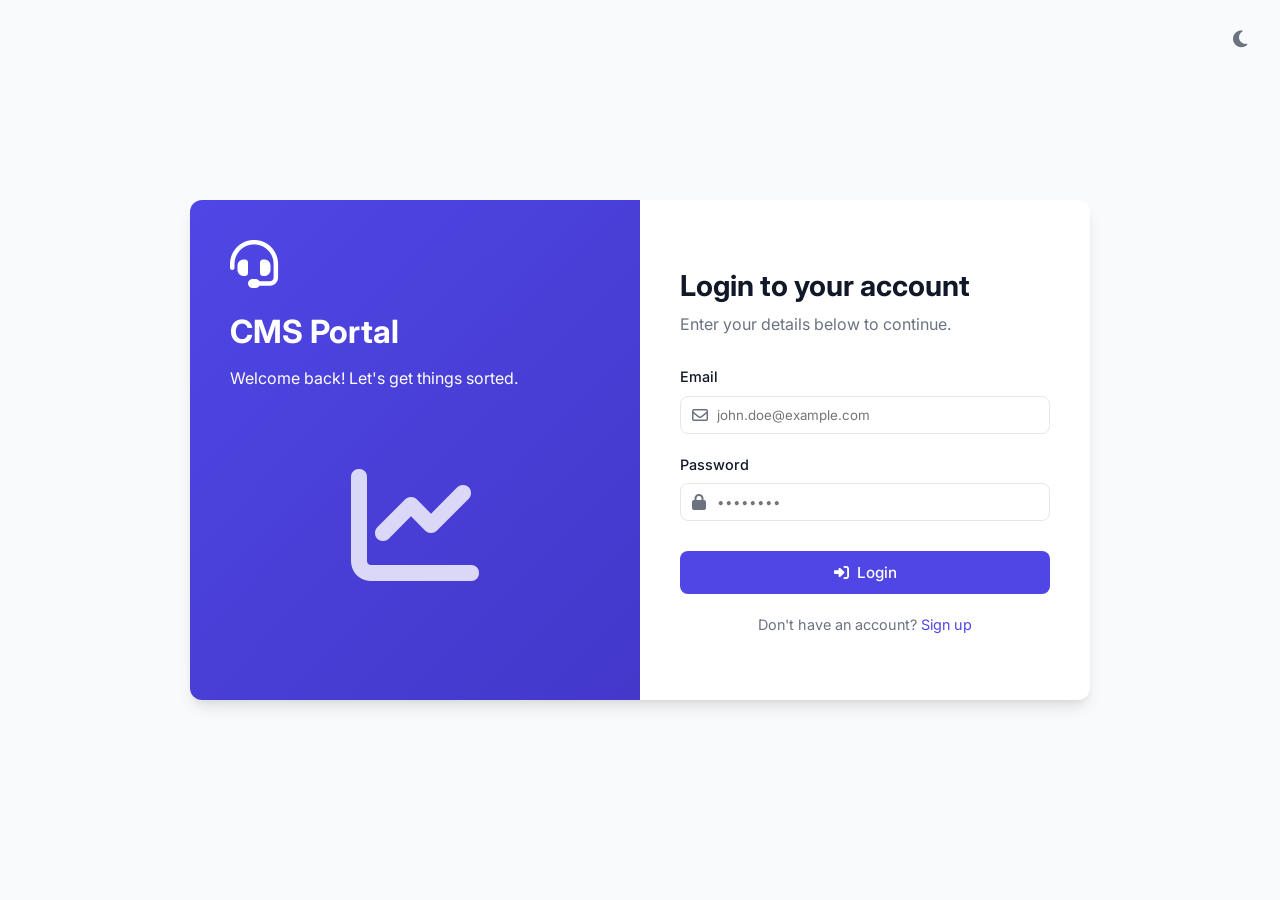
<file: index.html>
<!DOCTYPE html>
<html lang="en">
<head>
    <meta charset="UTF-8">
    <meta name="viewport" content="width=device-width, initial-scale=1.0">
    <title>Login - Complaint Management System</title>
    <link rel="stylesheet" href="css/style.css">
    <!-- Google Fonts: Inter -->
    <link href="https://fonts.googleapis.com/css2?family=Inter:wght@300;400;500;600;700&display=swap" rel="stylesheet">
    <!-- FontAwesome for Icons -->
    <link rel="stylesheet" href="https://cdnjs.cloudflare.com/ajax/libs/font-awesome/6.4.0/css/all.min.css">
</head>
<body class="auth-body">
    <!-- Theme Toggle -->
    <button id="theme-toggle" class="theme-toggle-btn" aria-label="Toggle Dark Mode">
        <i class="fa-solid fa-moon"></i>
    </button>

    <div class="auth-container">
        <div class="auth-left">
            <div class="auth-branding">
                <i class="fa-solid fa-headset auth-logo"></i>
                <h2>CMS Portal</h2>
                <p>Welcome back! Let's get things sorted.</p>
            </div>
            <div class="auth-illustration">
                <!-- Add an illustration image if available or just use CSS graphics -->
                <i class="fa-solid fa-chart-line illustration-icon"></i>
            </div>
        </div>
        <div class="auth-right">
            <div class="auth-form-container">
                <h3>Login to your account</h3>
                <p class="auth-sub">Enter your details below to continue.</p>

                <form id="login-form" class="auth-form">
                    <div id="login-error" class="error-message" style="display: none;"></div>
                    
                    <div class="form-group">
                        <label for="email">Email</label>
                        <div class="input-with-icon">
                            <i class="fa-regular fa-envelope"></i>
                            <input type="email" id="email" placeholder="john.doe@example.com" required>
                        </div>
                    </div>

                    <div class="form-group">
                        <label for="password">Password</label>
                        <div class="input-with-icon">
                            <i class="fa-solid fa-lock"></i>
                            <input type="password" id="password" placeholder="••••••••" required>
                        </div>
                    </div>

                    <button type="submit" class="btn btn-primary auth-submit">
                        <i class="fa-solid fa-right-to-bracket"></i> Login
                    </button>
                    
                    <p class="auth-link">Don't have an account? <a href="signup.html">Sign up</a></p>
                </form>
            </div>
        </div>
    </div>

    <!-- Scripts -->
    <script src="js/storage.js"></script>
    <script src="js/auth.js"></script>
</body>
</html>
</file>
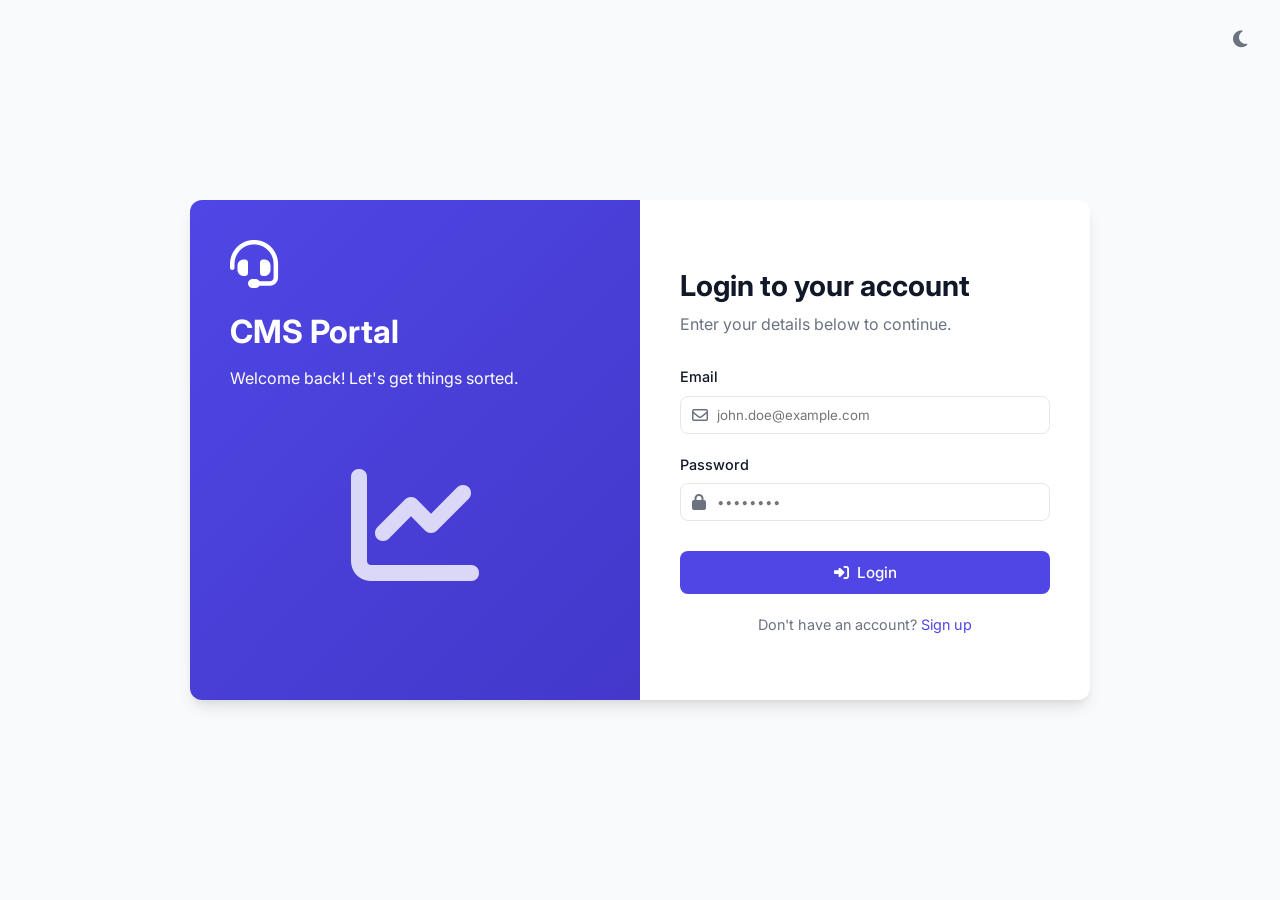
<file: dashboard.html>
<!DOCTYPE html>
<html lang="en">
<head>
    <meta charset="UTF-8">
    <meta name="viewport" content="width=device-width, initial-scale=1.0">
    <title>Dashboard - Complaint Management System</title>
    <link rel="stylesheet" href="css/style.css">
    <!-- Google Fonts: Inter -->
    <link href="https://fonts.googleapis.com/css2?family=Inter:wght@300;400;500;600;700&display=swap" rel="stylesheet">
    <!-- FontAwesome for Icons -->
    <link rel="stylesheet" href="https://cdnjs.cloudflare.com/ajax/libs/font-awesome/6.4.0/css/all.min.css">
</head>
<body class="dashboard-body">
    <!-- Sidebar -->
    <aside class="sidebar" id="sidebar">
        <div class="sidebar-header">
            <i class="fa-solid fa-headset logo-icon"></i>
            <h2>CMS Portal</h2>
            <button id="close-sidebar" class="close-sidebar-btn"><i class="fa-solid fa-times"></i></button>
        </div>
        <nav class="sidebar-nav">
            <ul id="nav-links">
                <li class="nav-item active" data-target="dashboard-section">
                    <i class="fa-solid fa-border-all"></i>
                    <span>Dashboard</span>
                </li>
                <li class="nav-item" data-target="add-complaint-section">
                    <i class="fa-solid fa-plus-circle"></i>
                    <span>Add Complaint</span>
                </li>
                <li class="nav-item" data-target="my-complaints-section">
                    <i class="fa-solid fa-clipboard-list"></i>
                    <span>My Complaints</span>
                </li>
                <!-- Admin Only Link, controlled via JS -->
                <li class="nav-item admin-only" data-target="all-complaints-section" style="display: none;">
                    <i class="fa-solid fa-users-gear"></i>
                    <span>All Complaints</span>
                </li>
                <li class="nav-item" data-target="settings-section">
                    <i class="fa-solid fa-gear"></i>
                    <span>Settings</span>
                </li>
            </ul>
        </nav>
        <div class="sidebar-footer">
            <button id="logout-btn" class="nav-item logout">
                <i class="fa-solid fa-right-from-bracket"></i>
                <span>Logout</span>
            </button>
        </div>
    </aside>

    <!-- Main Content -->
    <main class="main-content">
        <!-- Top Navbar -->
        <header class="top-navbar">
            <div class="navbar-left">
                <button id="mobile-menu-btn" class="mobile-menu-btn"><i class="fa-solid fa-bars"></i></button>
                <h2 id="page-title">Dashboard</h2>
            </div>
            <div class="navbar-right">
                <button id="theme-toggle" class="theme-toggle-btn" aria-label="Toggle Dark Mode">
                    <i class="fa-solid fa-moon"></i>
                </button>
                <div class="user-profile">
                    <div class="avatar">
                        <span id="user-initial">U</span>
                    </div>
                    <span id="display-name" class="display-name">Loading...</span>
                    <!-- Role badge -->
                    <span id="user-role-badge" class="role-badge">User</span>
                </div>
            </div>
        </header>

        <!-- Content Area -->
        <div class="content-area">
            
            <!-- Dashboard Section -->
            <section id="dashboard-section" class="content-section active">
                <div class="stats-grid">
                    <div class="stat-card">
                        <div class="stat-icon blue"><i class="fa-solid fa-clipboard-list"></i></div>
                        <div class="stat-info">
                            <h3>Total Complaints</h3>
                            <p id="stat-total">0</p>
                        </div>
                    </div>
                    <div class="stat-card">
                        <div class="stat-icon yellow"><i class="fa-solid fa-clock"></i></div>
                        <div class="stat-info">
                            <h3>Pending</h3>
                            <p id="stat-pending">0</p>
                        </div>
                    </div>
                    <div class="stat-card">
                        <div class="stat-icon purple"><i class="fa-solid fa-spinner"></i></div>
                        <div class="stat-info">
                            <h3>In Progress</h3>
                            <p id="stat-inprogress">0</p>
                        </div>
                    </div>
                    <div class="stat-card">
                        <div class="stat-icon green"><i class="fa-solid fa-check-circle"></i></div>
                        <div class="stat-info">
                            <h3>Resolved</h3>
                            <p id="stat-resolved">0</p>
                        </div>
                    </div>
                </div>

                <div class="dashboard-recent">
                    <div class="section-header">
                        <h3>Recent Complaints</h3>
                        <button class="btn btn-sm btn-outline" id="view-all-recent">View All</button>
                    </div>
                    <div class="table-container">
                        <table id="recent-complaints-table">
                            <thead>
                                <tr>
                                    <th>ID</th>
                                    <th>Title</th>
                                    <th>Category</th>
                                    <th>Priority</th>
                                    <th>Status</th>
                                    <th>Date</th>
                                </tr>
                            </thead>
                            <tbody id="recent-complaints-body">
                                <!-- Populated by JS -->
                            </tbody>
                        </table>
                        <div id="recent-empty-state" class="empty-state" style="display: none;">
                            <i class="fa-solid fa-folder-open"></i>
                            <p>No recent complaints found.</p>
                        </div>
                    </div>
                </div>
            </section>

            <!-- Add Complaint Section -->
            <section id="add-complaint-section" class="content-section">
                <div class="card form-card">
                    <h3>Submit New Complaint</h3>
                    <form id="add-complaint-form" class="standard-form">
                        <div class="form-row">
                            <div class="form-group half">
                                <label for="comp-title">Title <span class="required">*</span></label>
                                <input type="text" id="comp-title" placeholder="Brief summary of issue" required>
                            </div>
                            <div class="form-group half">
                                <label for="comp-category">Category <span class="required">*</span></label>
                                <select id="comp-category" required>
                                    <option value="" disabled selected>Select Category</option>
                                    <option value="Technical">Technical</option>
                                    <option value="Billing">Billing</option>
                                    <option value="Service">Service</option>
                                    <option value="Other">Other</option>
                                </select>
                            </div>
                        </div>
                        <div class="form-row">
                            <div class="form-group half">
                                <label for="comp-priority">Priority <span class="required">*</span></label>
                                <select id="comp-priority" required>
                                    <option value="Low">Low</option>
                                    <option value="Medium" selected>Medium</option>
                                    <option value="High">High</option>
                                </select>
                            </div>
                        </div>
                        <div class="form-group full">
                            <label for="comp-desc">Description <span class="required">*</span></label>
                            <textarea id="comp-desc" rows="5" placeholder="Detailed description of the issue..." required></textarea>
                        </div>
                        <div class="form-actions">
                            <button type="reset" class="btn btn-outline">Clear</button>
                            <button type="submit" class="btn btn-primary"><i class="fa-solid fa-paper-plane"></i> Submit Complaint</button>
                        </div>
                    </form>
                </div>
            </section>

            <!-- My Complaints Section -->
            <section id="my-complaints-section" class="content-section">
                <!-- Search and Filter Bar -->
                <div class="controls-bar">
                    <div class="search-box">
                        <i class="fa-solid fa-search"></i>
                        <input type="text" id="my-search" placeholder="Search title or ID...">
                    </div>
                    <div class="filters">
                        <select id="my-filter-status" class="filter-select">
                            <option value="All">All Statuses</option>
                            <option value="Pending">Pending</option>
                            <option value="In Progress">In Progress</option>
                            <option value="Resolved">Resolved</option>
                        </select>
                        <select id="my-filter-category" class="filter-select">
                            <option value="All">All Categories</option>
                            <option value="Technical">Technical</option>
                            <option value="Billing">Billing</option>
                            <option value="Service">Service</option>
                            <option value="Other">Other</option>
                        </select>
                        <select id="my-sort" class="filter-select">
                            <option value="latest">Latest First</option>
                            <option value="oldest">Oldest First</option>
                            <option value="priority">High Priority</option>
                        </select>
                    </div>
                </div>

                <div class="table-container card">
                    <table id="my-complaints-table">
                        <thead>
                            <tr>
                                <th>ID</th>
                                <th>Title</th>
                                <th>Category</th>
                                <th>Priority</th>
                                <th>Status</th>
                                <th>Date</th>
                                <th>Actions</th>
                            </tr>
                        </thead>
                        <tbody id="my-complaints-body">
                            <!-- Populated by JS -->
                        </tbody>
                    </table>
                    <div id="my-empty-state" class="empty-state" style="display: none;">
                        <i class="fa-solid fa-box-open"></i>
                        <p>No complaints found.</p>
                    </div>
                    <div class="pagination" id="my-pagination"></div>
                </div>
            </section>

            <!-- All Complaints Section (Admin Only) -->
            <section id="all-complaints-section" class="content-section">
                <div class="controls-bar">
                    <div class="search-box">
                        <i class="fa-solid fa-search"></i>
                        <input type="text" id="all-search" placeholder="Search title, ID, or user...">
                    </div>
                    <div class="filters">
                        <select id="all-filter-status" class="filter-select">
                            <option value="All">All Statuses</option>
                            <option value="Pending">Pending</option>
                            <option value="In Progress">In Progress</option>
                            <option value="Resolved">Resolved</option>
                        </select>
                        <select id="all-sort" class="filter-select">
                            <option value="latest">Latest First</option>
                            <option value="priority">High Priority</option>
                        </select>
                    </div>
                </div>

                <div class="table-container card">
                    <table id="all-complaints-table">
                        <thead>
                            <tr>
                                <th>ID</th>
                                <th>User</th>
                                <th>Title</th>
                                <th>Category</th>
                                <th>Priority</th>
                                <th>Status</th>
                                <th>Date</th>
                                <th>Actions</th>
                            </tr>
                        </thead>
                        <tbody id="all-complaints-body">
                            <!-- Populated by JS -->
                        </tbody>
                    </table>
                    <div id="all-empty-state" class="empty-state" style="display: none;">
                        <i class="fa-solid fa-box-open"></i>
                        <p>No complaints found in the system.</p>
                    </div>
                    <div class="pagination" id="all-pagination"></div>
                </div>
            </section>

            <!-- Settings Section -->
            <section id="settings-section" class="content-section">
                <div class="settings-grid">
                    <div class="card form-card">
                        <h3>Profile Settings</h3>
                        <form id="profile-form" class="standard-form">
                            <div class="form-group full">
                                <label>Name</label>
                                <input type="text" id="settings-name" disabled>
                                <small>Name cannot be changed currently.</small>
                            </div>
                            <div class="form-group full">
                                <label>Email</label>
                                <input type="email" id="settings-email" disabled>
                            </div>
                        </form>
                    </div>
                    <div class="card form-card">
                        <h3>Data Management</h3>
                        <p class="settings-desc">Export or import your complaints data as JSON.</p>
                        <div class="data-actions">
                            <button id="export-btn" class="btn btn-outline"><i class="fa-solid fa-download"></i> Export Data</button>
                            <label class="btn btn-outline custom-file-upload">
                                <input type="file" id="import-btn" accept=".json">
                                <i class="fa-solid fa-upload"></i> Import Data
                            </label>
                        </div>
                        <p class="warning-text mt-3 text-sm text-gray"><i class="fa-solid fa-triangle-exclamation"></i> Importing data will overwrite current data. Use with caution.</p>
                    </div>
                </div>
            </section>

        </div>
    </main>

    <!-- Modals -->
    <!-- View Complaint Modal -->
    <div id="view-modal" class="modal">
        <div class="modal-content">
            <div class="modal-header">
                <h3>Complaint Details</h3>
                <span class="close-modal">&times;</span>
            </div>
            <div class="modal-body" id="view-modal-body">
                <!-- Content injected by JS -->
            </div>
            <div class="modal-footer" id="view-modal-footer">
                <!-- Action buttons injected by JS based on role -->
            </div>
        </div>
    </div>

    <!-- Edit Complaint Modal (User) -->
    <div id="edit-modal" class="modal">
        <div class="modal-content">
            <div class="modal-header">
                <h3>Edit Complaint</h3>
                <span class="close-modal">&times;</span>
            </div>
            <div class="modal-body">
                <form id="edit-complaint-form" class="standard-form">
                    <input type="hidden" id="edit-id">
                    <div class="form-group full">
                        <label>Title</label>
                        <input type="text" id="edit-title" required>
                    </div>
                    <div class="form-row">
                        <div class="form-group half">
                            <label>Category</label>
                            <select id="edit-category" required>
                                <option value="Technical">Technical</option>
                                <option value="Billing">Billing</option>
                                <option value="Service">Service</option>
                                <option value="Other">Other</option>
                            </select>
                        </div>
                        <div class="form-group half">
                            <label>Priority</label>
                            <select id="edit-priority" required>
                                <option value="Low">Low</option>
                                <option value="Medium">Medium</option>
                                <option value="High">High</option>
                            </select>
                        </div>
                    </div>
                    <div class="form-group full">
                        <label>Description</label>
                        <textarea id="edit-desc" rows="4" required></textarea>
                    </div>
                    <div class="modal-footer">
                        <button type="button" class="btn btn-outline cancel-modal">Cancel</button>
                        <button type="submit" class="btn btn-primary">Save Changes</button>
                    </div>
                </form>
            </div>
        </div>
    </div>

    <!-- Delete Confirm Modal -->
    <div id="delete-modal" class="modal">
        <div class="modal-content modal-sm">
            <div class="modal-header">
                <h3>Confirm Deletion</h3>
                <span class="close-modal">&times;</span>
            </div>
            <div class="modal-body text-center">
                <i class="fa-solid fa-triangle-exclamation text-danger" style="font-size: 3rem; margin-bottom: 15px;"></i>
                <p>Are you sure you want to delete this complaint? This action cannot be undone.</p>
                <input type="hidden" id="delete-id">
            </div>
            <div class="modal-footer flex-center mt-3">
                <button type="button" class="btn btn-outline cancel-modal">Cancel</button>
                <button type="button" id="confirm-delete-btn" class="btn btn-danger">Delete</button>
            </div>
        </div>
    </div>

    <!-- Toast Notification Container -->
    <div id="toast-container" class="toast-container"></div>

    <!-- Scripts -->
    <script src="js/storage.js"></script>
    <script src="js/auth.js"></script>
    <script src="js/ui.js"></script>
    <script src="js/app.js"></script>
</body>
</html>
</file>
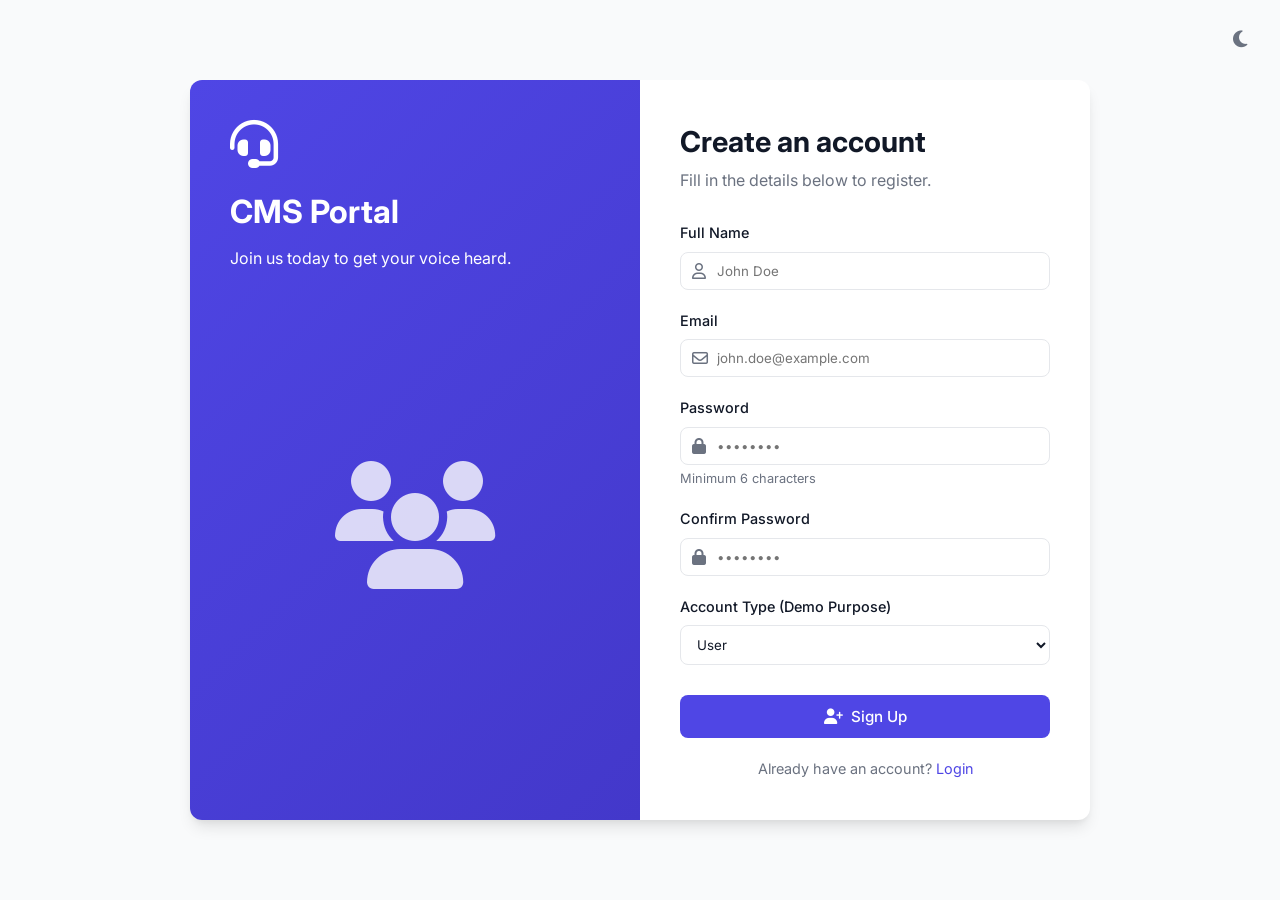
<file: signup.html>
<!DOCTYPE html>
<html lang="en">
<head>
    <meta charset="UTF-8">
    <meta name="viewport" content="width=device-width, initial-scale=1.0">
    <title>Sign Up - Complaint Management System</title>
    <link rel="stylesheet" href="css/style.css">
    <!-- Google Fonts: Inter -->
    <link href="https://fonts.googleapis.com/css2?family=Inter:wght@300;400;500;600;700&display=swap" rel="stylesheet">
    <!-- FontAwesome for Icons -->
    <link rel="stylesheet" href="https://cdnjs.cloudflare.com/ajax/libs/font-awesome/6.4.0/css/all.min.css">
</head>
<body class="auth-body">
    <!-- Theme Toggle -->
    <button id="theme-toggle" class="theme-toggle-btn" aria-label="Toggle Dark Mode">
        <i class="fa-solid fa-moon"></i>
    </button>

    <div class="auth-container">
        <div class="auth-left">
            <div class="auth-branding">
                <i class="fa-solid fa-headset auth-logo"></i>
                <h2>CMS Portal</h2>
                <p>Join us today to get your voice heard.</p>
            </div>
            <div class="auth-illustration">
                <i class="fa-solid fa-users illustration-icon"></i>
            </div>
        </div>
        <div class="auth-right">
            <div class="auth-form-container">
                <h3>Create an account</h3>
                <p class="auth-sub">Fill in the details below to register.</p>

                <form id="signup-form" class="auth-form">
                    <div id="signup-error" class="error-message" style="display: none;"></div>
                    
                    <div class="form-group">
                        <label for="name">Full Name</label>
                        <div class="input-with-icon">
                            <i class="fa-regular fa-user"></i>
                            <input type="text" id="name" placeholder="John Doe" required>
                        </div>
                    </div>

                    <div class="form-group">
                        <label for="email">Email</label>
                        <div class="input-with-icon">
                            <i class="fa-regular fa-envelope"></i>
                            <input type="email" id="email" placeholder="john.doe@example.com" required>
                        </div>
                    </div>

                    <div class="form-group">
                        <label for="password">Password</label>
                        <div class="input-with-icon">
                            <i class="fa-solid fa-lock"></i>
                            <input type="password" id="password" placeholder="••••••••" required minlength="6">
                        </div>
                        <small class="hint">Minimum 6 characters</small>
                    </div>

                    <div class="form-group">
                        <label for="confirm-password">Confirm Password</label>
                        <div class="input-with-icon">
                            <i class="fa-solid fa-lock"></i>
                            <input type="password" id="confirm-password" placeholder="••••••••" required minlength="6">
                        </div>
                    </div>

                    <!-- Role Selection (Hidden/Bonus: to simulate admin registration easily, we could expose it or let the first user be admin) -->
                    <!-- In a real world SaaS, admin is created separately, but here we can add a toggle or simple choice for demo -->
                    <div class="form-group role-selector">
                        <label>Account Type (Demo Purpose)</label>
                        <select id="role">
                            <option value="user">User</option>
                            <option value="admin">Admin</option>
                        </select>
                    </div>

                    <button type="submit" class="btn btn-primary auth-submit">
                        <i class="fa-solid fa-user-plus"></i> Sign Up
                    </button>
                    
                    <p class="auth-link">Already have an account? <a href="index.html">Login</a></p>
                </form>
            </div>
        </div>
    </div>

    <!-- Scripts -->
    <script src="js/storage.js"></script>
    <script src="js/auth.js"></script>
</body>
</html>
</file>
<file: css/style.css>
/* css/style.css */
:root {
    /* Colors - Light Theme */
    --primary: #4f46e5;       /* Indigo */
    --primary-hover: #4338ca;
    --secondary: #f3f4f6;     /* Light Gray */
    --bg-color: #f9fafb;      /* Main Background */
    --card-bg: #ffffff;       /* Card Background */
    --text-main: #111827;     /* Main Text */
    --text-muted: #6b7280;    /* Muted Text */
    --border-color: #e5e7eb;  /* Borders */
    
    /* Semantic Colors */
    --success: #10b981;
    --danger: #ef4444;
    --warning: #f59e0b;
    --info: #3b82f6;

    /* Shadows & Radii */
    --shadow-sm: 0 1px 2px 0 rgba(0, 0, 0, 0.05);
    --shadow-md: 0 4px 6px -1px rgba(0, 0, 0, 0.1), 0 2px 4px -1px rgba(0, 0, 0, 0.06);
    --shadow-lg: 0 10px 15px -3px rgba(0, 0, 0, 0.1), 0 4px 6px -2px rgba(0, 0, 0, 0.05);
    --radius: 8px;
    --radius-lg: 12px;

    /* Typography */
    --font-family: 'Inter', sans-serif;
    --transition: all 0.3s ease;
}

[data-theme='dark'] {
    /* Colors - Dark Theme */
    --primary: #6366f1;
    --primary-hover: #818cf8;
    --secondary: #374151;
    --bg-color: #111827;
    --card-bg: #1f2937;
    --text-main: #f9fafb;
    --text-muted: #9ca3af;
    --border-color: #374151;

    /* Semantic Colors adjusted slightly for dark mode contrast if needed */
    --success: #34d399;
    --danger: #f87171;
    --warning: #fbbf24;
    --info: #60a5fa;

    --shadow-sm: 0 1px 2px 0 rgba(0, 0, 0, 0.5);
    --shadow-md: 0 4px 6px -1px rgba(0, 0, 0, 0.4), 0 2px 4px -1px rgba(0, 0, 0, 0.3);
}

/* ================== RESET & BASE ================== */
* {
    margin: 0;
    padding: 0;
    box-sizing: border-box;
}

body {
    font-family: var(--font-family);
    background-color: var(--bg-color);
    color: var(--text-main);
    line-height: 1.5;
    transition: background-color var(--transition), color var(--transition);
}

a {
    text-decoration: none;
    color: var(--primary);
    transition: var(--transition);
}

a:hover {
    color: var(--primary-hover);
}

ul {
    list-style: none;
}

button {
    cursor: pointer;
    font-family: inherit;
    border: none;
    background: none;
}

input, select, textarea {
    font-family: inherit;
    width: 100%;
    padding: 10px 12px;
    border-radius: var(--radius);
    border: 1px solid var(--border-color);
    background-color: var(--card-bg);
    color: var(--text-main);
    transition: var(--transition);
}

input:focus, select:focus, textarea:focus {
    outline: none;
    border-color: var(--primary);
    box-shadow: 0 0 0 3px rgba(79, 70, 229, 0.2);
}

/* Utility Classes */
.text-danger { color: var(--danger); }
.text-success { color: var(--success); }
.text-warning { color: var(--warning); }
.text-gray { color: var(--text-muted); }
.text-sm { font-size: 0.875rem; }
.mt-3 { margin-top: 1rem; }
.text-center { text-align: center; }
.flex-center { display: flex; justify-content: center; align-items: center; gap: 10px; }

/* Buttons */
.btn {
    display: inline-flex;
    align-items: center;
    justify-content: center;
    gap: 8px;
    padding: 10px 16px;
    border-radius: var(--radius);
    font-weight: 500;
    transition: var(--transition);
    font-size: 0.95rem;
}

.btn-primary {
    background-color: var(--primary);
    color: white;
}

.btn-primary:hover {
    background-color: var(--primary-hover);
}

.btn-outline {
    background-color: transparent;
    border: 1px solid var(--border-color);
    color: var(--text-main);
}

.btn-outline:hover {
    background-color: var(--secondary);
}

.btn-danger {
    background-color: var(--danger);
    color: white;
}

.btn-danger:hover {
    background-color: #dc2626;
}

.btn-sm {
    padding: 6px 12px;
    font-size: 0.85rem;
}

.btn:disabled {
    opacity: 0.6;
    cursor: not-allowed;
}

/* ================== AUTH PAGES ================== */
.auth-body {
    display: flex;
    justify-content: center;
    align-items: center;
    min-height: 100vh;
    padding: 20px;
    position: relative;
}

/* Auth Theme Toggle positioned top-right */
.auth-body #theme-toggle {
    position: absolute;
    top: 20px;
    right: 20px;
}

.auth-container {
    display: flex;
    max-width: 900px;
    width: 100%;
    background-color: var(--card-bg);
    border-radius: var(--radius-lg);
    box-shadow: var(--shadow-lg);
    overflow: hidden;
    min-height: 500px;
}

.auth-left {
    flex: 1;
    background: linear-gradient(135deg, var(--primary), var(--primary-hover));
    color: white;
    padding: 40px;
    display: flex;
    flex-direction: column;
    justify-content: space-between;
}

.auth-branding {
    display: flex;
    flex-direction: column;
    gap: 10px;
}

.auth-logo {
    font-size: 3rem;
    margin-bottom: 10px;
}

.auth-branding h2 {
    font-size: 2rem;
    font-weight: 700;
}

.auth-illustration {
    display: flex;
    justify-content: center;
    align-items: center;
    flex: 1;
}

.illustration-icon {
    font-size: 8rem;
    opacity: 0.8;
}

.auth-right {
    flex: 1;
    padding: 40px;
    display: flex;
    flex-direction: column;
    justify-content: center;
}

.auth-form-container h3 {
    font-size: 1.8rem;
    margin-bottom: 5px;
    color: var(--text-main);
}

.auth-sub {
    color: var(--text-muted);
    margin-bottom: 30px;
}

.form-group {
    margin-bottom: 20px;
}

.form-group label {
    display: block;
    margin-bottom: 8px;
    font-weight: 500;
    color: var(--text-main);
    font-size: 0.9rem;
}

.input-with-icon {
    position: relative;
}

.input-with-icon i {
    position: absolute;
    left: 12px;
    top: 50%;
    transform: translateY(-50%);
    color: var(--text-muted);
}

.input-with-icon input {
    padding-left: 36px;
}

.auth-submit {
    width: 100%;
    margin-top: 10px;
    padding: 12px;
}

.auth-link {
    text-align: center;
    margin-top: 20px;
    font-size: 0.9rem;
    color: var(--text-muted);
}

.error-message {
    background-color: rgba(239, 68, 68, 0.1);
    color: var(--danger);
    padding: 10px;
    border-radius: var(--radius);
    margin-bottom: 15px;
    font-size: 0.9rem;
    border-left: 4px solid var(--danger);
}

.hint {
    display: block;
    margin-top: 4px;
    font-size: 0.8rem;
    color: var(--text-muted);
}

/* ================== DASHBOARD LAYOUT ================== */
.dashboard-body {
    display: flex;
    height: 100vh;
    overflow: hidden;
}

/* Sidebar */
.sidebar {
    width: 260px;
    background-color: var(--card-bg);
    border-right: 1px solid var(--border-color);
    display: flex;
    flex-direction: column;
    transition: var(--transition);
    z-index: 100;
}

.sidebar-header {
    height: 70px;
    padding: 0 20px;
    display: flex;
    align-items: center;
    gap: 12px;
    border-bottom: 1px solid var(--border-color);
    color: var(--primary);
}

.sidebar-header h2 {
    font-size: 1.25rem;
    font-weight: 700;
}

.sidebar-nav {
    flex: 1;
    padding: 20px 0;
    overflow-y: auto;
}

.nav-item {
    display: flex;
    align-items: center;
    gap: 12px;
    padding: 12px 20px;
    color: var(--text-muted);
    cursor: pointer;
    font-weight: 500;
    transition: var(--transition);
    border-left: 3px solid transparent;
}

.nav-item:hover, .nav-item.active {
    color: var(--primary);
    background-color: var(--secondary);
    border-left-color: var(--primary);
}

.nav-item i {
    width: 20px;
    text-align: center;
    font-size: 1.1rem;
}

.sidebar-footer {
    padding: 20px 0;
    border-top: 1px solid var(--border-color);
}

.logout:hover {
    color: var(--danger);
    border-left-color: var(--danger);
    background-color: rgba(239, 68, 68, 0.1);
}

.close-sidebar-btn {
    display: none;
    margin-left: auto;
    font-size: 1.2rem;
    color: var(--text-muted);
}

/* Main Content Wrapper */
.main-content {
    flex: 1;
    display: flex;
    flex-direction: column;
    overflow: hidden;
}

/* Top Navbar */
.top-navbar {
    height: 70px;
    background-color: var(--card-bg);
    border-bottom: 1px solid var(--border-color);
    display: flex;
    justify-content: space-between;
    align-items: center;
    padding: 0 30px;
}

.navbar-left {
    display: flex;
    align-items: center;
    gap: 15px;
}

.mobile-menu-btn {
    display: none;
    font-size: 1.2rem;
    color: var(--text-muted);
}

#page-title {
    font-size: 1.25rem;
    font-weight: 600;
}

.navbar-right {
    display: flex;
    align-items: center;
    gap: 20px;
}

.theme-toggle-btn {
    font-size: 1.2rem;
    color: var(--text-muted);
    width: 40px;
    height: 40px;
    border-radius: 50%;
    display: flex;
    align-items: center;
    justify-content: center;
    transition: var(--transition);
}

.theme-toggle-btn:hover {
    background-color: var(--secondary);
    color: var(--text-main);
}

.user-profile {
    display: flex;
    align-items: center;
    gap: 10px;
}

.avatar {
    width: 36px;
    height: 36px;
    border-radius: 50%;
    background-color: var(--primary);
    color: white;
    display: flex;
    align-items: center;
    justify-content: center;
    font-weight: 600;
}

.display-name {
    font-weight: 500;
}

.role-badge {
    background-color: var(--secondary);
    padding: 2px 8px;
    border-radius: 12px;
    font-size: 0.75rem;
    font-weight: 600;
    text-transform: uppercase;
    color: var(--text-muted);
    border: 1px solid var(--border-color);
}

/* Content Area */
.content-area {
    flex: 1;
    padding: 30px;
    overflow-y: auto;
    background-color: var(--bg-color);
}

.content-section {
    display: none;
    animation: fadeIn 0.4s ease forwards;
}

.content-section.active {
    display: block;
}

@keyframes fadeIn {
    from { opacity: 0; transform: translateY(10px); }
    to { opacity: 1; transform: translateY(0); }
}

/* ================== COMPONENTS ================== */

/* Cards General */
.card {
    background-color: var(--card-bg);
    border-radius: var(--radius);
    box-shadow: var(--shadow-sm);
    border: 1px solid var(--border-color);
    padding: 20px;
}

/* Stats Grid */
.stats-grid {
    display: grid;
    grid-template-columns: repeat(auto-fit, minmax(220px, 1fr));
    gap: 20px;
    margin-bottom: 30px;
}

.stat-card {
    background-color: var(--card-bg);
    border-radius: var(--radius);
    padding: 20px;
    display: flex;
    align-items: center;
    gap: 15px;
    box-shadow: var(--shadow-sm);
    border: 1px solid var(--border-color);
    transition: var(--transition);
}

.stat-card:hover {
    transform: translateY(-2px);
    box-shadow: var(--shadow-md);
}

.stat-icon {
    width: 60px;
    height: 60px;
    border-radius: 50%;
    display: flex;
    align-items: center;
    justify-content: center;
    font-size: 1.5rem;
}

.stat-icon.blue { background-color: rgba(59, 130, 246, 0.1); color: #3b82f6; }
.stat-icon.yellow { background-color: rgba(245, 158, 11, 0.1); color: #f59e0b; }
.stat-icon.purple { background-color: rgba(139, 92, 246, 0.1); color: #8b5cf6; }
.stat-icon.green { background-color: rgba(16, 185, 129, 0.1); color: #10b981; }

.stat-info h3 {
    font-size: 0.9rem;
    color: var(--text-muted);
    font-weight: 500;
}

.stat-info p {
    font-size: 1.5rem;
    font-weight: 700;
    color: var(--text-main);
}

/* Section Header */
.section-header {
    display: flex;
    justify-content: space-between;
    align-items: center;
    margin-bottom: 15px;
}

/* Form Styles */
.form-card {
    max-width: 800px;
    margin: 0 auto;
}

.form-card h3 {
    margin-bottom: 20px;
    padding-bottom: 10px;
    border-bottom: 1px solid var(--border-color);
}

.required {
    color: var(--danger);
}

.form-row {
    display: flex;
    gap: 20px;
    flex-wrap: wrap;
}

.form-group.half {
    flex: 1;
    min-width: 250px;
}

.form-group.full {
    width: 100%;
}

.form-actions {
    display: flex;
    justify-content: flex-end;
    gap: 10px;
    margin-top: 20px;
    padding-top: 20px;
    border-top: 1px solid var(--border-color);
}

/* Tables & Controls */
.controls-bar {
    display: flex;
    justify-content: space-between;
    flex-wrap: wrap;
    gap: 15px;
    margin-bottom: 20px;
    background-color: var(--card-bg);
    padding: 15px;
    border-radius: var(--radius);
    border: 1px solid var(--border-color);
}

.search-box {
    position: relative;
    flex: 1;
    min-width: 250px;
    max-width: 400px;
}

.search-box i {
    position: absolute;
    left: 12px;
    top: 50%;
    transform: translateY(-50%);
    color: var(--text-muted);
}

.search-box input {
    padding-left: 36px;
}

.filters {
    display: flex;
    gap: 10px;
    flex-wrap: wrap;
}

.filter-select {
    width: auto;
    min-width: 150px;
}

.table-container {
    overflow-x: auto;
}

table {
    width: 100%;
    border-collapse: collapse;
    min-width: 700px;
}

th, td {
    padding: 12px 15px;
    text-align: left;
    border-bottom: 1px solid var(--border-color);
}

th {
    background-color: var(--secondary);
    color: var(--text-muted);
    font-weight: 600;
    font-size: 0.85rem;
    text-transform: uppercase;
}

tr:hover td {
    background-color: rgba(0, 0, 0, 0.02);
}

[data-theme='dark'] tr:hover td {
    background-color: rgba(255, 255, 255, 0.02);
}

.status-badge {
    padding: 4px 10px;
    border-radius: 20px;
    font-size: 0.75rem;
    font-weight: 600;
}

.status-pending { background-color: rgba(245, 158, 11, 0.1); color: var(--warning); }
.status-inprogress { background-color: rgba(139, 92, 246, 0.1); color: #8b5cf6; }
.status-resolved { background-color: rgba(16, 185, 129, 0.1); color: var(--success); }

.priority-low { color: #10b981; }
.priority-medium { color: var(--warning); }
.priority-high { color: var(--danger); font-weight: 600; }

.action-btn {
    width: 32px;
    height: 32px;
    border-radius: var(--radius);
    display: inline-flex;
    align-items: center;
    justify-content: center;
    margin-right: 5px;
    color: var(--text-muted);
    transition: var(--transition);
}

.action-btn:hover {
    background-color: var(--secondary);
    color: var(--primary);
}

.action-btn.delete:hover {
    color: var(--danger);
    background-color: rgba(239, 68, 68, 0.1);
}

.empty-state {
    text-align: center;
    padding: 40px 20px;
    color: var(--text-muted);
}

.empty-state i {
    font-size: 3rem;
    margin-bottom: 15px;
    opacity: 0.5;
}

.pagination {
    display: flex;
    justify-content: center;
    gap: 5px;
    margin-top: 20px;
    padding-top: 15px;
    border-top: 1px solid var(--border-color);
}

.page-btn {
    padding: 6px 12px;
    border-radius: var(--radius);
    border: 1px solid var(--border-color);
    background-color: var(--card-bg);
    color: var(--text-main);
    transition: var(--transition);
}

.page-btn.active, .page-btn:hover:not(:disabled) {
    background-color: var(--primary);
    color: white;
    border-color: var(--primary);
}

/* Modals */
.modal {
    display: none; /* Hidden by default */
    position: fixed;
    z-index: 1000;
    left: 0;
    top: 0;
    width: 100%;
    height: 100%;
    background-color: rgba(0, 0, 0, 0.5);
    backdrop-filter: blur(4px);
    align-items: center;
    justify-content: center;
}

.modal.show {
    display: flex;
    animation: fadeIn 0.3s ease;
}

.modal-content {
    background-color: var(--card-bg);
    border-radius: var(--radius-lg);
    width: 100%;
    max-width: 600px;
    max-height: 90vh;
    display: flex;
    flex-direction: column;
    box-shadow: var(--shadow-lg);
    transform: scale(0.95);
    transition: transform 0.3s ease;
}

.modal.show .modal-content {
    transform: scale(1);
}

.modal-sm {
    max-width: 400px;
}

.modal-header {
    padding: 20px;
    border-bottom: 1px solid var(--border-color);
    display: flex;
    justify-content: space-between;
    align-items: center;
}

.close-modal {
    font-size: 1.5rem;
    cursor: pointer;
    color: var(--text-muted);
    transition: var(--transition);
}

.close-modal:hover {
    color: var(--danger);
}

.modal-body {
    padding: 20px;
    overflow-y: auto;
}

.modal-footer {
    padding: 20px;
    border-top: 1px solid var(--border-color);
    display: flex;
    justify-content: flex-end;
    gap: 10px;
}

/* View Complaint Specifics */
.detail-row {
    margin-bottom: 15px;
}

.detail-label {
    font-weight: 600;
    color: var(--text-muted);
    font-size: 0.85rem;
    text-transform: uppercase;
    margin-bottom: 4px;
}

.detail-value {
    color: var(--text-main);
    background-color: var(--bg-color);
    padding: 10px;
    border-radius: var(--radius);
    border: 1px solid var(--border-color);
}

/* Toasts */
.toast-container {
    position: fixed;
    bottom: 20px;
    right: 20px;
    z-index: 1100;
    display: flex;
    flex-direction: column;
    gap: 10px;
}

.toast {
    background-color: var(--card-bg);
    color: var(--text-main);
    box-shadow: var(--shadow-md);
    border-radius: var(--radius);
    padding: 15px 20px;
    display: flex;
    align-items: center;
    gap: 12px;
    min-width: 250px;
    border-left: 4px solid var(--info);
    animation: slideInRight 0.3s forwards, fadeOut 0.3s 2.7s forwards;
}

.toast.success { border-left-color: var(--success); }
.toast.error { border-left-color: var(--danger); }
.toast.warning { border-left-color: var(--warning); }

.toast i { font-size: 1.2rem; }
.toast.success i { color: var(--success); }
.toast.error i { color: var(--danger); }
.toast.warning i { color: var(--warning); }

@keyframes slideInRight {
    from { transform: translateX(100%); opacity: 0; }
    to { transform: translateX(0); opacity: 1; }
}

@keyframes fadeOut {
    from { opacity: 1; }
    to { opacity: 0; }
}

/* Settings Form specifics */
.settings-grid {
    display: grid;
    gap: 20px;
}

.custom-file-upload {
    display: inline-flex;
    cursor: pointer;
}

.custom-file-upload input[type="file"] {
    display: none;
}

/* Responsive */
@media (max-width: 900px) {
    .auth-container {
        flex-direction: column;
    }
    
    .auth-left {
        padding: 30px;
    }
    
    .auth-illustration {
        display: none; /* Hide illustration on small screens to save space */
    }
}

@media (max-width: 768px) {
    /* Dashboard Responsive */
    .sidebar {
        position: fixed;
        left: -260px;
        height: 100vh;
        box-shadow: var(--shadow-lg);
    }

    .sidebar.open {
        left: 0;
    }

    .mobile-menu-btn {
        display: block;
    }

    .close-sidebar-btn {
        display: block;
    }

    .stats-grid {
        grid-template-columns: 1fr;
    }
    
    .controls-bar {
        flex-direction: column;
    }
    
    .search-box {
        max-width: 100%;
    }
    
    .filters {
        width: 100%;
        justify-content: space-between;
    }
    
    .filter-select {
        flex: 1;
    }
    
    .display-name {
        display: none;
    }
}
</file>
